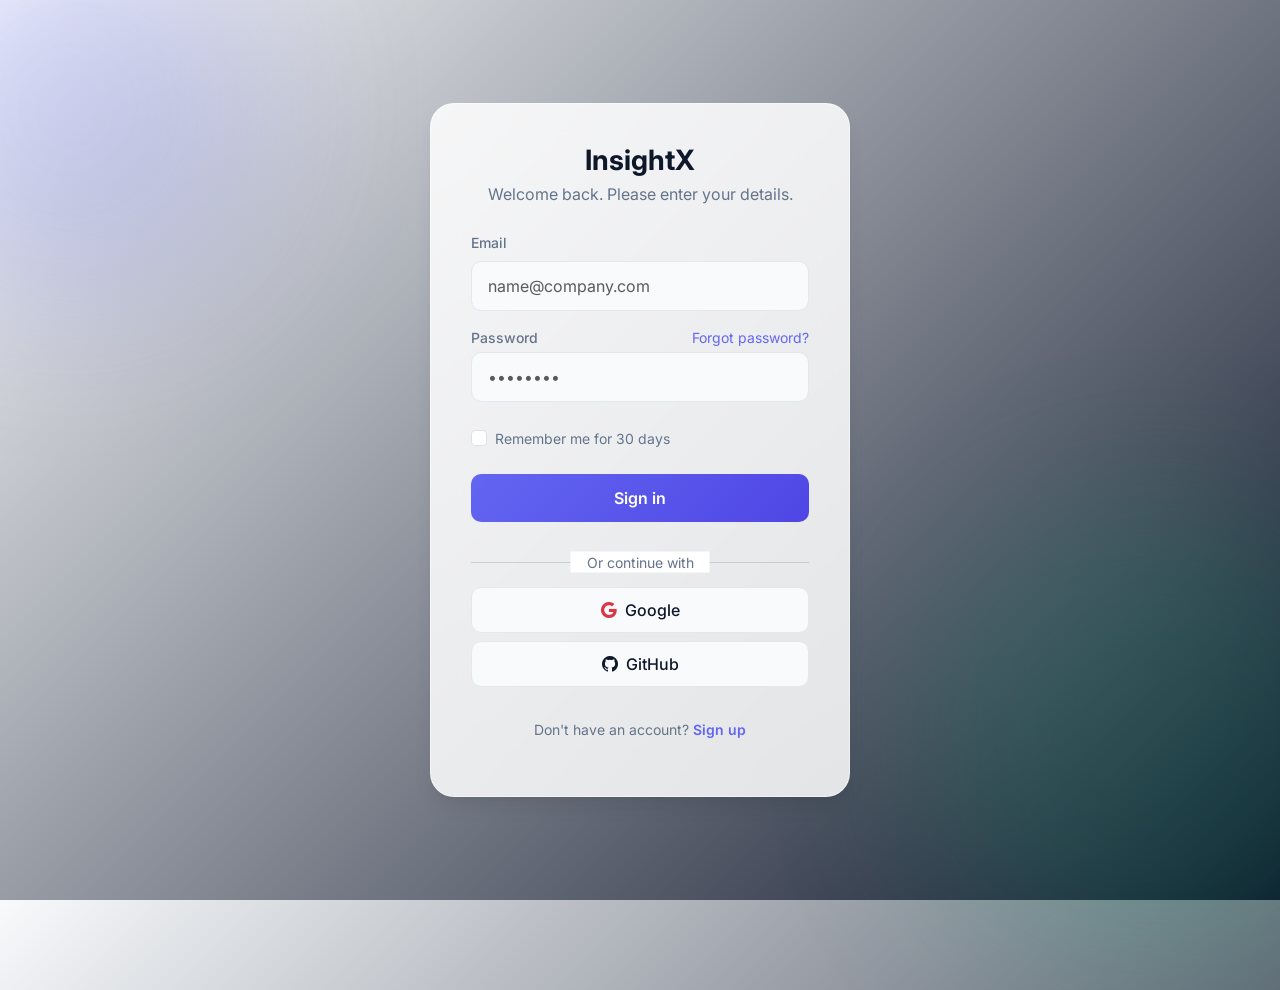
<file: login.html>
<!DOCTYPE html>
<html lang="en" data-theme="dark">
<head>
    <meta charset="UTF-8">
    <meta name="viewport" content="width=device-width, initial-scale=1.0">
    <title>InsightX - Login</title>
    <!-- Google Fonts -->
    <link rel="preconnect" href="https://fonts.googleapis.com">
    <link rel="preconnect" href="https://fonts.gstatic.com" crossorigin>
    <link href="https://fonts.googleapis.com/css2?family=Inter:wght@400;500;600;700&display=swap" rel="stylesheet">
    <!-- Bootstrap CSS -->
    <link href="https://cdn.jsdelivr.net/npm/bootstrap@5.3.7/dist/css/bootstrap.min.css" rel="stylesheet">
    <!-- Bootstrap Icons -->
    <link rel="stylesheet" href="https://cdn.jsdelivr.net/npm/bootstrap-icons@1.11.1/font/bootstrap-icons.css">
    <!-- Custom CSS -->
    <link rel="stylesheet" href="css/style.css">
    <style>
        body {
            background: linear-gradient(135deg, var(--bg-color) 0%, var(--sidebar-bg) 100%);
            min-height: 100vh;
            display: flex;
            align-items: center;
            justify-content: center;
            position: relative;
            overflow: hidden;
        }
        /* Animated Background Elements */
        .glow-circle {
            position: absolute;
            border-radius: 50%;
            filter: blur(80px);
            opacity: 0.5;
            z-index: 0;
            animation: float 10s infinite ease-in-out alternate;
        }
        .glow-1 { top: -10%; left: -10%; width: 400px; height: 400px; background: rgba(99, 102, 241, 0.4); }
        .glow-2 { bottom: -10%; right: -10%; width: 500px; height: 500px; background: rgba(16, 185, 129, 0.3); animation-delay: 2s; }
        
        @keyframes float {
            0% { transform: translateY(0px) scale(1); }
            100% { transform: translateY(30px) scale(1.1); }
        }

        .auth-card {
            background: var(--navbar-bg);
            backdrop-filter: blur(20px);
            -webkit-backdrop-filter: blur(20px);
            border: 1px solid var(--glass-highlight);
            box-shadow: var(--shadow-md);
            border-radius: 24px;
            width: 100%;
            max-width: 420px;
            padding: 40px;
            z-index: 1;
            transform: translateY(20px);
            opacity: 0;
            animation: slideUpFade 0.6s ease forwards;
        }

        @keyframes slideUpFade {
            to { transform: translateY(0); opacity: 1; }
        }

        .auth-card .form-control {
            background-color: var(--bg-color);
            border: 1px solid var(--card-border);
            color: var(--text-main);
            padding: 12px 16px;
            border-radius: 10px;
            transition: all 0.3s;
        }
        .auth-card .form-control:focus {
            box-shadow: 0 0 0 4px rgba(99, 102, 241, 0.15);
            border-color: #6366f1;
            background-color: var(--card-bg);
        }
        .auth-card .form-label {
            color: var(--text-muted);
            font-size: 14px;
            font-weight: 500;
        }
        .btn-auth {
            background: linear-gradient(135deg, #6366f1, #4f46e5);
            color: white;
            border: none;
            padding: 12px;
            border-radius: 10px;
            font-weight: 600;
            transition: all 0.3s;
        }
        .btn-auth:hover {
            transform: translateY(-2px);
            box-shadow: 0 8px 15px rgba(99, 102, 241, 0.3);
            color: white;
        }
        .btn-social {
            background-color: var(--bg-color);
            border: 1px solid var(--card-border);
            color: var(--text-main);
            padding: 10px;
            border-radius: 10px;
            font-weight: 500;
            transition: all 0.2s;
        }
        .btn-social:hover {
            background-color: var(--card-border);
        }
    </style>
</head>
<body>

    <!-- Decorative Elements -->
    <div class="glow-circle glow-1"></div>
    <div class="glow-circle glow-2"></div>

    <div class="auth-card">
        <div class="text-center mb-4">
            <h3 class="fw-bold text-main mb-1">InsightX</h3>
            <p class="text-muted">Welcome back. Please enter your details.</p>
        </div>

        <form action="index.html">
            <div class="mb-3">
                <label class="form-label">Email</label>
                <input type="email" class="form-control" placeholder="name@company.com" required>
            </div>
            
            <div class="mb-4">
                <div class="d-flex justify-content-between align-items-center mb-1">
                    <label class="form-label mb-0">Password</label>
                    <a href="#" class="text-decoration-none small" style="color: #6366f1;">Forgot password?</a>
                </div>
                <input type="password" class="form-control" placeholder="••••••••" required>
            </div>
            
            <div class="mb-4 form-check">
                <input type="checkbox" class="form-check-input" id="remember">
                <label class="form-check-label text-muted small" for="remember">Remember me for 30 days</label>
            </div>

            <button type="submit" class="btn btn-auth w-100 mb-3">Sign in</button>
            
            <div class="position-relative text-center my-4">
                <hr class="text-muted opacity-25">
                <span class="position-absolute top-50 start-50 translate-middle px-3 small text-muted" style="background: var(--card-bg);">Or continue with</span>
            </div>
            
            <div class="d-grid gap-2">
                <button type="button" class="btn btn-social w-100 d-flex align-items-center justify-content-center gap-2">
                    <i class="bi bi-google text-danger"></i> Google
                </button>
                <button type="button" class="btn btn-social w-100 d-flex align-items-center justify-content-center gap-2">
                    <i class="bi bi-github"></i> GitHub
                </button>
            </div>
            
            <div class="text-center mt-4 pt-2">
                <p class="text-muted small">Don't have an account? <a href="#" class="text-decoration-none fw-semibold" style="color: #6366f1;">Sign up</a></p>
            </div>
        </form>
    </div>

    <!-- Script to initialize correct theme -->
    <script>
        const storedTheme = localStorage.getItem('theme') || (window.matchMedia('(prefers-color-scheme: dark)').matches ? 'dark' : 'light');
        document.documentElement.setAttribute('data-theme', storedTheme);
    </script>
    <!-- Core JS -->
    <script src="js/notifications.js"></script>
    <script src="js/core.js"></script>
</body>
</html>
</file>
<file: css/style.css>
/* 
 * InsightX Ultimate - Master CSS Architecture
 * This file serves as the main entry point, importing modular stylesheets.
 */

@import 'variables.css';
@import 'layout.css';
@import 'components.css';
@import 'animations.css';
</file>
